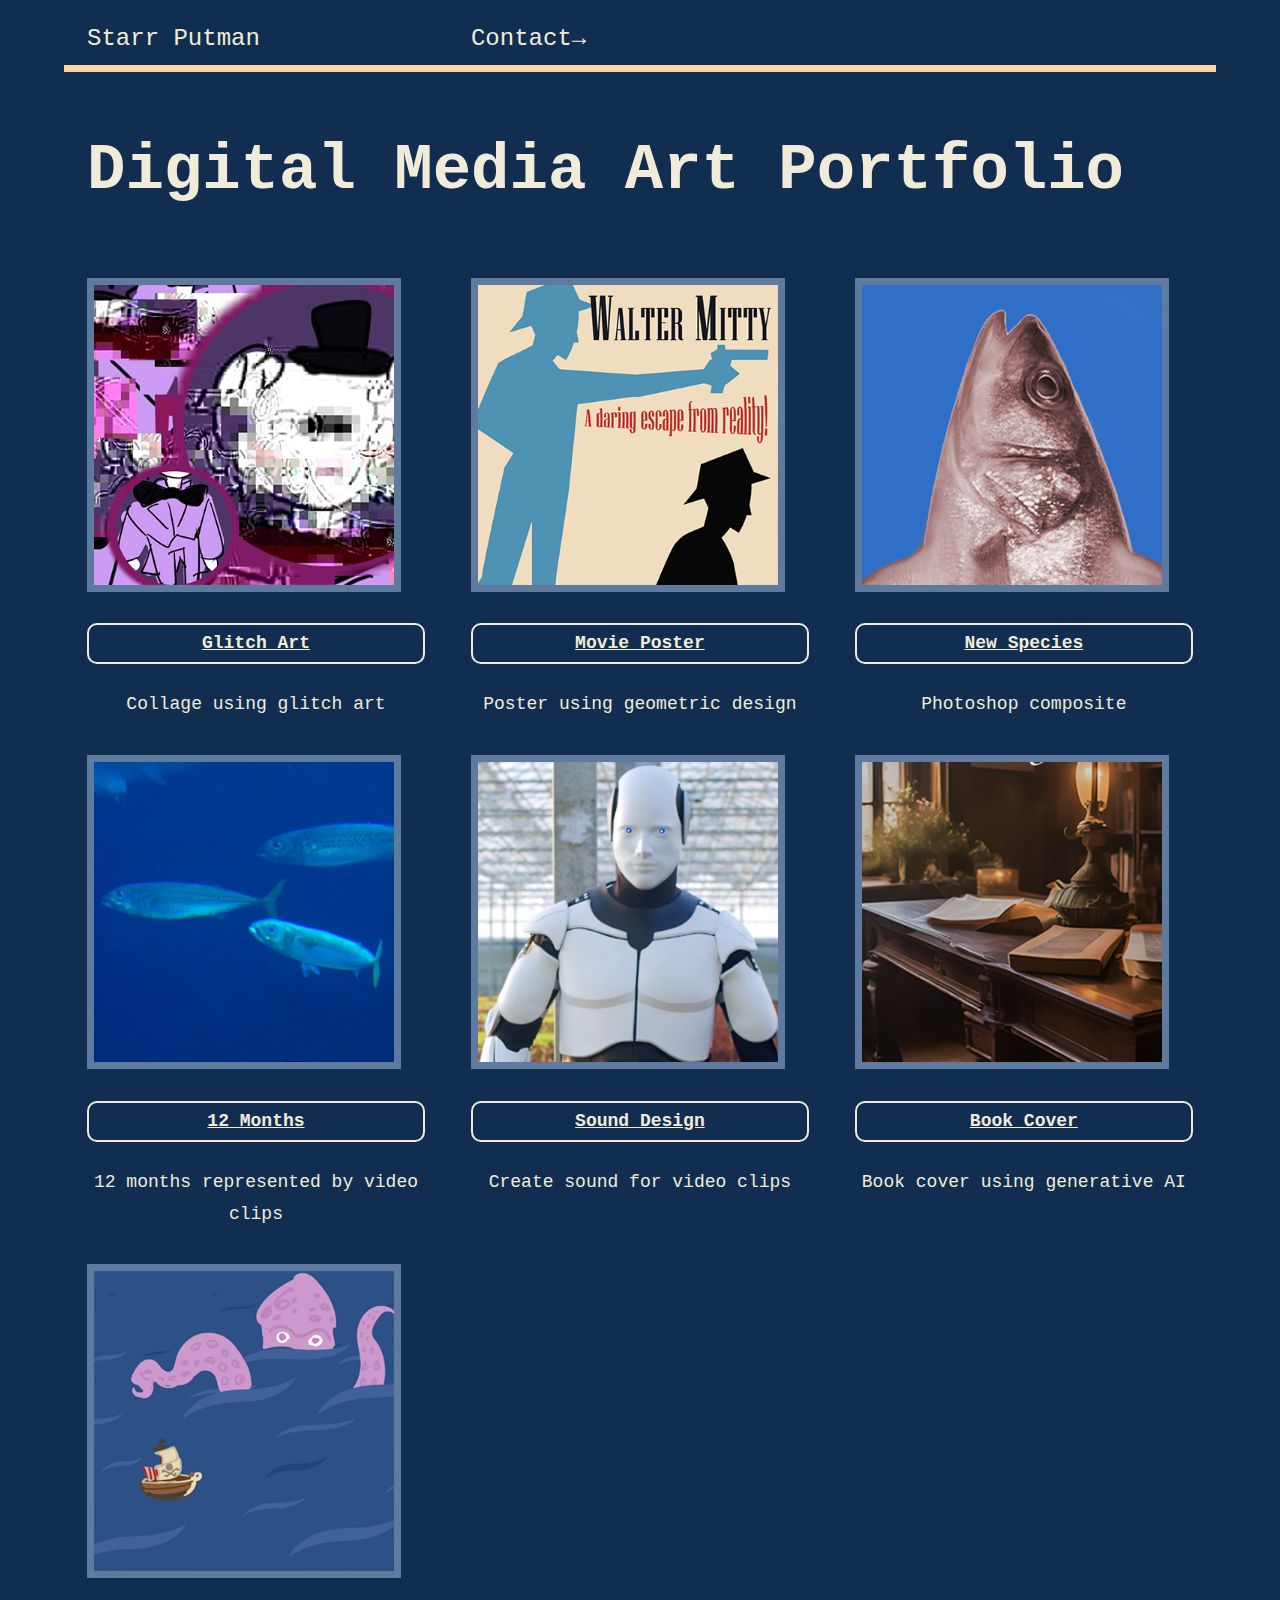
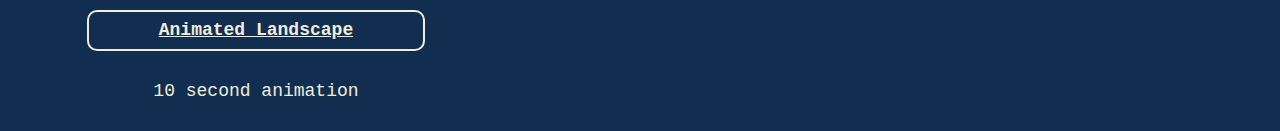
<file: index.html>
<!DOCTYPE html>
<html lang="en">
<head>
    <meta charset="UTF-8">
    <meta http-equiv="X-UA-Compatible" content="IE=edge">
    <meta name="viewport" content="width=device-width, initial-scale=1.0">
    <title>Starr Putman</title>
    <link rel="stylesheet" href="styles/simple-grid.css">
    <link rel="stylesheet" href="styles/main.css">
</head>
<body>
    <div class="container">
        <div class="row nav_bar">
            <div class="col-4">
                <a href="index.html">Starr Putman</a>
            </div>

            <div class="col-4">
                <a href="mailto:starrbee13@gmail.com">Contact&#8594;</a>
            
            </div>
        </div>

        <div class="row">
            <div class="col-12">
                <h1 id="title_name">Digital Media Art Portfolio</h1>
            </div>
        </div>
        <div class="row">
          <div class="col-4">
            <a href="project1.html">
                <div class="project_card">
                    <a href="project1.html"><img class="homepage_project_image" src="images/TN1.png"/></a>
                    <h4 class="project_card_name"><a href="project1.html">Glitch Art</a></h4>
                    <p class="project_card_about">Collage using glitch art</p>
                </div>
            </a>
          

          </div>
          <div class="col-4">
            <div class="project_card">
                <a href="project2.html"><img class="homepage_project_image" src="images/TN2.png"/></a>
                <h4 class="project_card_name"><a href="project2.html">Movie Poster</a></h4>
                <p class="project_card_about">Poster using geometric design</p>
            </div>
          </div>
          <div class="col-4">
            <div class="project_card">
                <a href="project3.html"><img class="homepage_project_image" src="images/TN3.png"/></a>
                <h4 class="project_card_name"><a href="project3.html">New Species</a></h4>
                <p class="project_card_about">Photoshop composite</p>
            </div>
          </div>
        </div>
        <div class="row">
            <div class="col-4">
              <a href="project4.html">
                  <div class="project_card">
                      <a href="project4.html"><img class="homepage_project_image" src="images/TN4.png"/></a>
                      <h4 class="project_card_name"><a href="project4.html">12 Months</a></h4>
                      <p class="project_card_about">12 months represented by video clips</p>
                  </div>
              </a>
            
  
            </div>
            <div class="col-4">
              <div class="project_card">
                  <a href="project5.html"><img class="homepage_project_image" src="images/TN5.png"/></a>
                  <h4 class="project_card_name"><a href="project5.html">Sound Design</a></h4>
                  <p class="project_card_about">Create sound for video clips</p>
              </div>
            </div>
            <div class="col-4">
              <div class="project_card">
                  <a href="project6.html"><img class="homepage_project_image" src="images/TN6.png"/></a>
                  <h4 class="project_card_name"><a href="project6.html">Book Cover</a></h4>
                  <p class="project_card_about">Book cover using generative AI</p>
              </div>
            </div>
          </div>
          <div class="row">
            <div class="col-4">
              <a href="project7.html">
                  <div class="project_card">
                      <a href="project7.html"><img class="homepage_project_image" src="images/TN7.png"/></a>
                      <h4 class="project_card_name"><a href="project7.html">Animated Landscape</a></h4>
                      <p class="project_card_about">10 second animation</p>
                  </div>
              </a>
          </div>
      </div>




   
</body>
</html>
</file>
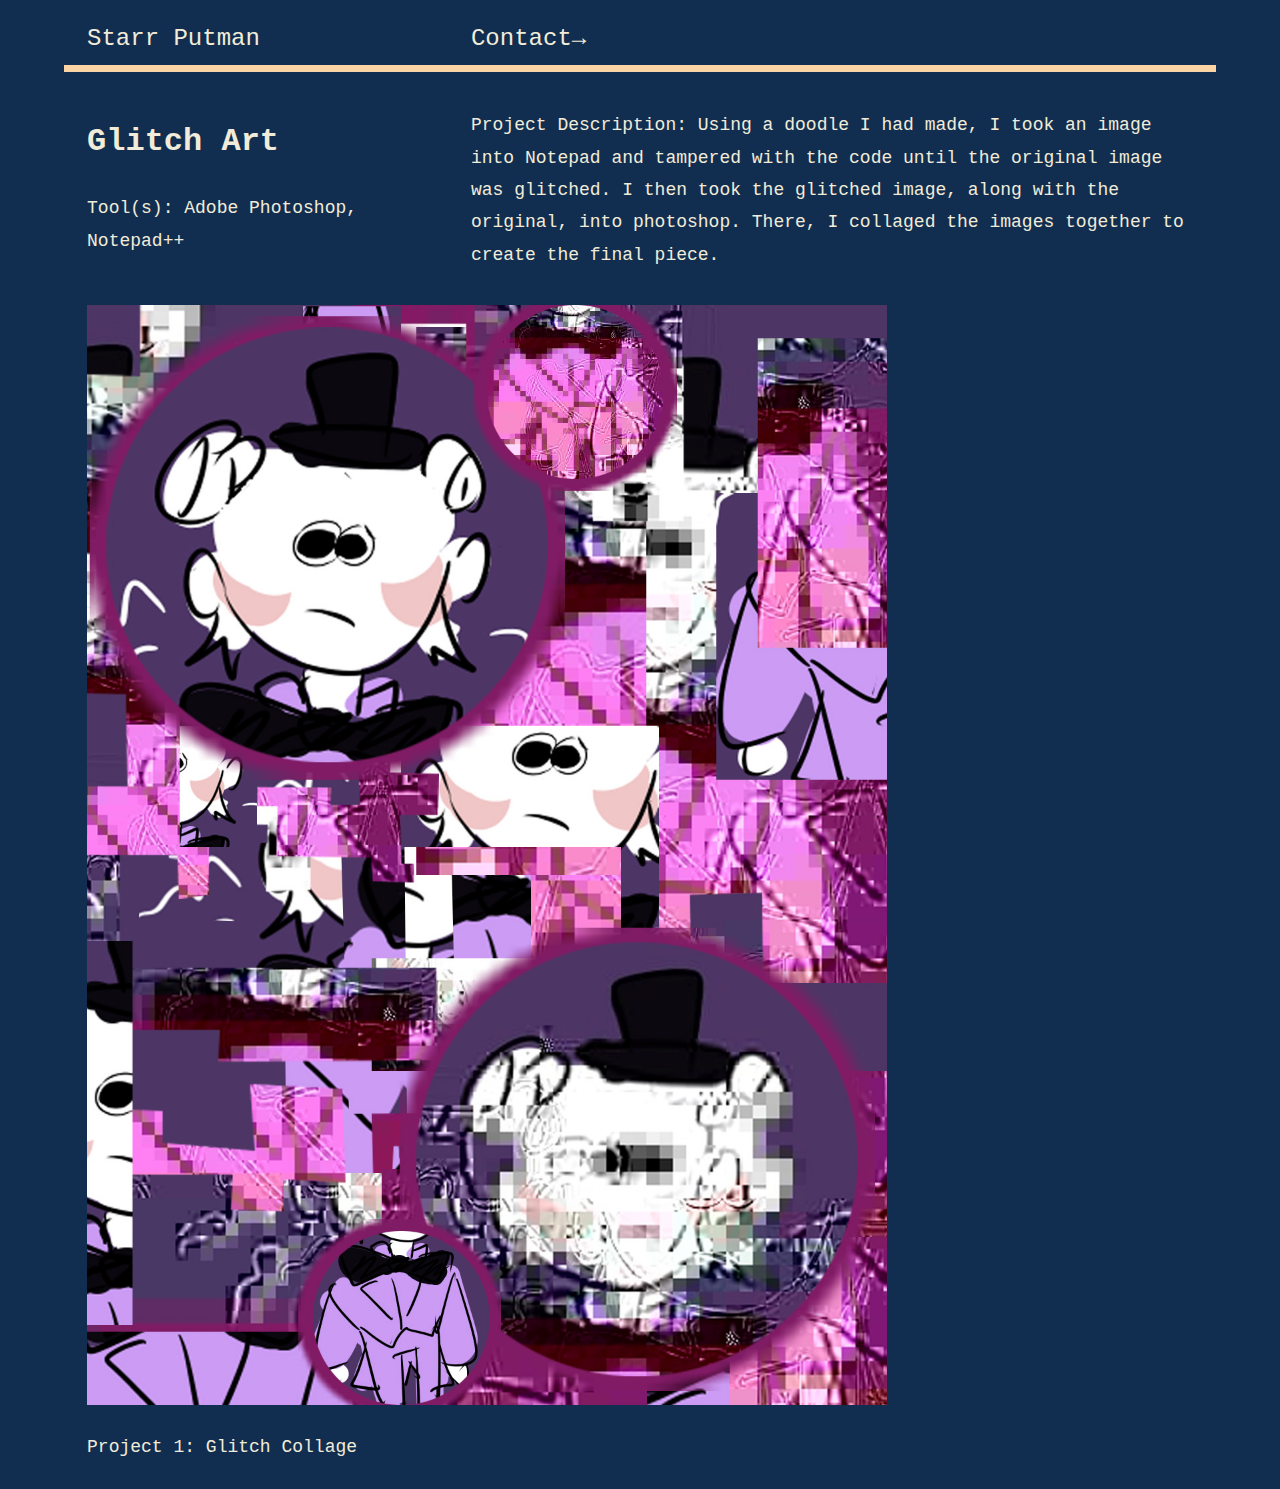
<file: project1.html>
<!DOCTYPE html>
<html lang="en">
<head>
    <meta charset="UTF-8">
    <meta http-equiv="X-UA-Compatible" content="IE=edge">
    <meta name="viewport" content="width=device-width, initial-scale=1.0">
    <title>Starr Putman</title>
    <link rel="stylesheet" href="styles/simple-grid.css">
    <link rel="stylesheet" href="styles/main.css">
</head>
<body>
    <div class="container">
        <div class="row nav_bar">
            <div class="col-4">
                <a href="index.html">Starr Putman</a>
            </div>

            <div class="col-4">
                <a href="mailto:starrbee13@gmail.com">Contact&#8594;
                </a>
            </div>
        </div>


        <div class="row project_page_description">
            <div class="col-4">
                <h2>Glitch Art</h2>
                <p class="project_tools">Tool(s): Adobe Photoshop, Notepad++</p>
            </div>
            <div class="col-8">
                <p>Project Description: Using a doodle I had made, I took an image into Notepad and tampered with the code until the original image was glitched. I then took the glitched image, along with the original, into photoshop. There, I collaged the images together to create the final piece. </p>
            </div>
      </div>
        <div class="row">
            <div class="col-12">
                <img src="images/glitch art.jpg" width="800" height="1100"/>
                <p>Project 1: Glitch Collage</p>
            </div>
        </div>
        </div>
    </body>
</html>
</file>
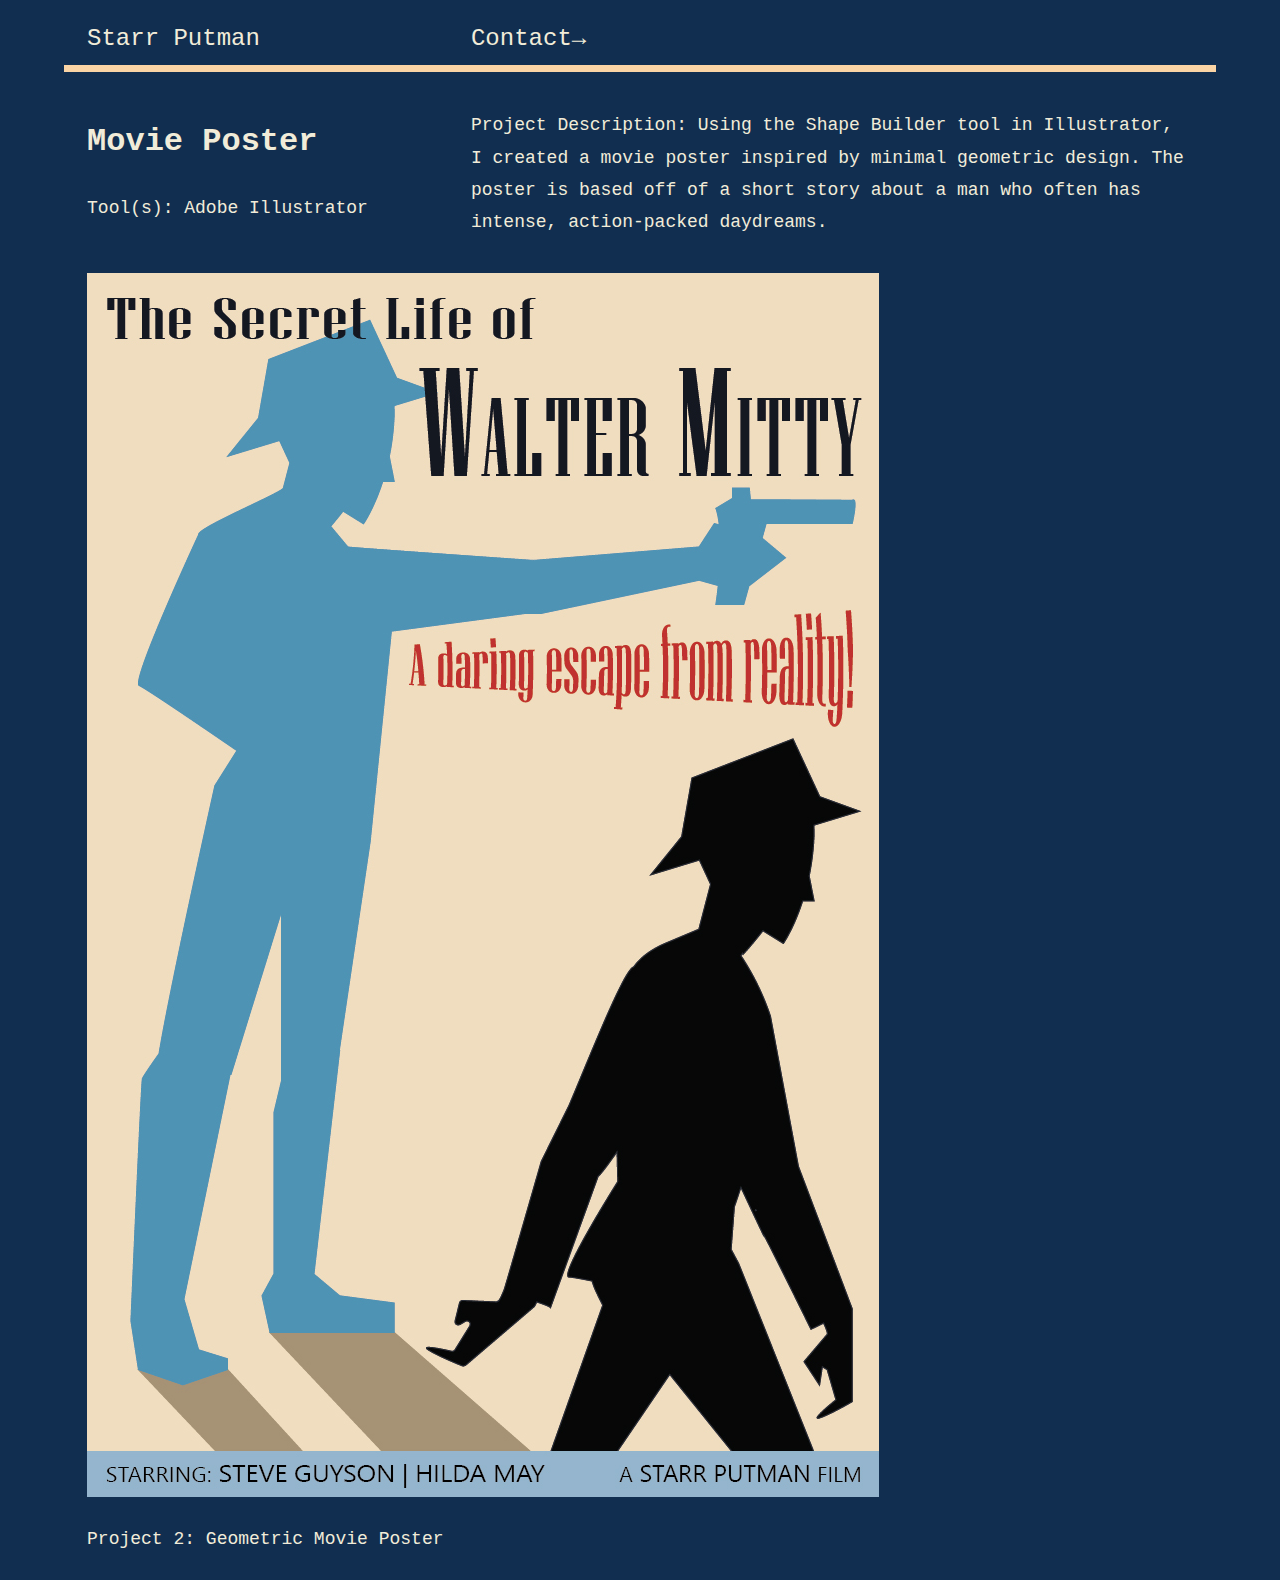
<file: project2.html>
<!DOCTYPE html>
<html lang="en">
<head>
    <meta charset="UTF-8">
    <meta http-equiv="X-UA-Compatible" content="IE=edge">
    <meta name="viewport" content="width=device-width, initial-scale=1.0">
    <title>Starr Putman</title>
    <link rel="stylesheet" href="styles/simple-grid.css">
    <link rel="stylesheet" href="styles/main.css">
</head>
<body>
    <div class="container">
        <div class="row nav_bar">
            <div class="col-4">
                <a href="index.html">Starr Putman</a>
            </div>

            <div class="col-4">
                <a href="mailto:starrbee13@gmail.com">Contact&#8594;
                </a>
            </div>
        </div>


        <div class="row project_page_description">
            <div class="col-4">
                <h2>Movie Poster</h2>
                <p class="project_tools">Tool(s): Adobe Illustrator</p>
            </div>
            <div class="col-8">
                <p>Project Description: Using the Shape Builder tool in Illustrator, I created a movie poster inspired by minimal geometric design. The poster is based off of a short story about a man who often has intense, action-packed daydreams. </p>
            </div>
      </div>
        <div class="row">
            <div class="col-12">
                <img src="images/movie poster.jpg"/>
                <p>Project 2: Geometric Movie Poster</p>
            </div>
        </div>
        </div>
    </body>
</html>
</file>
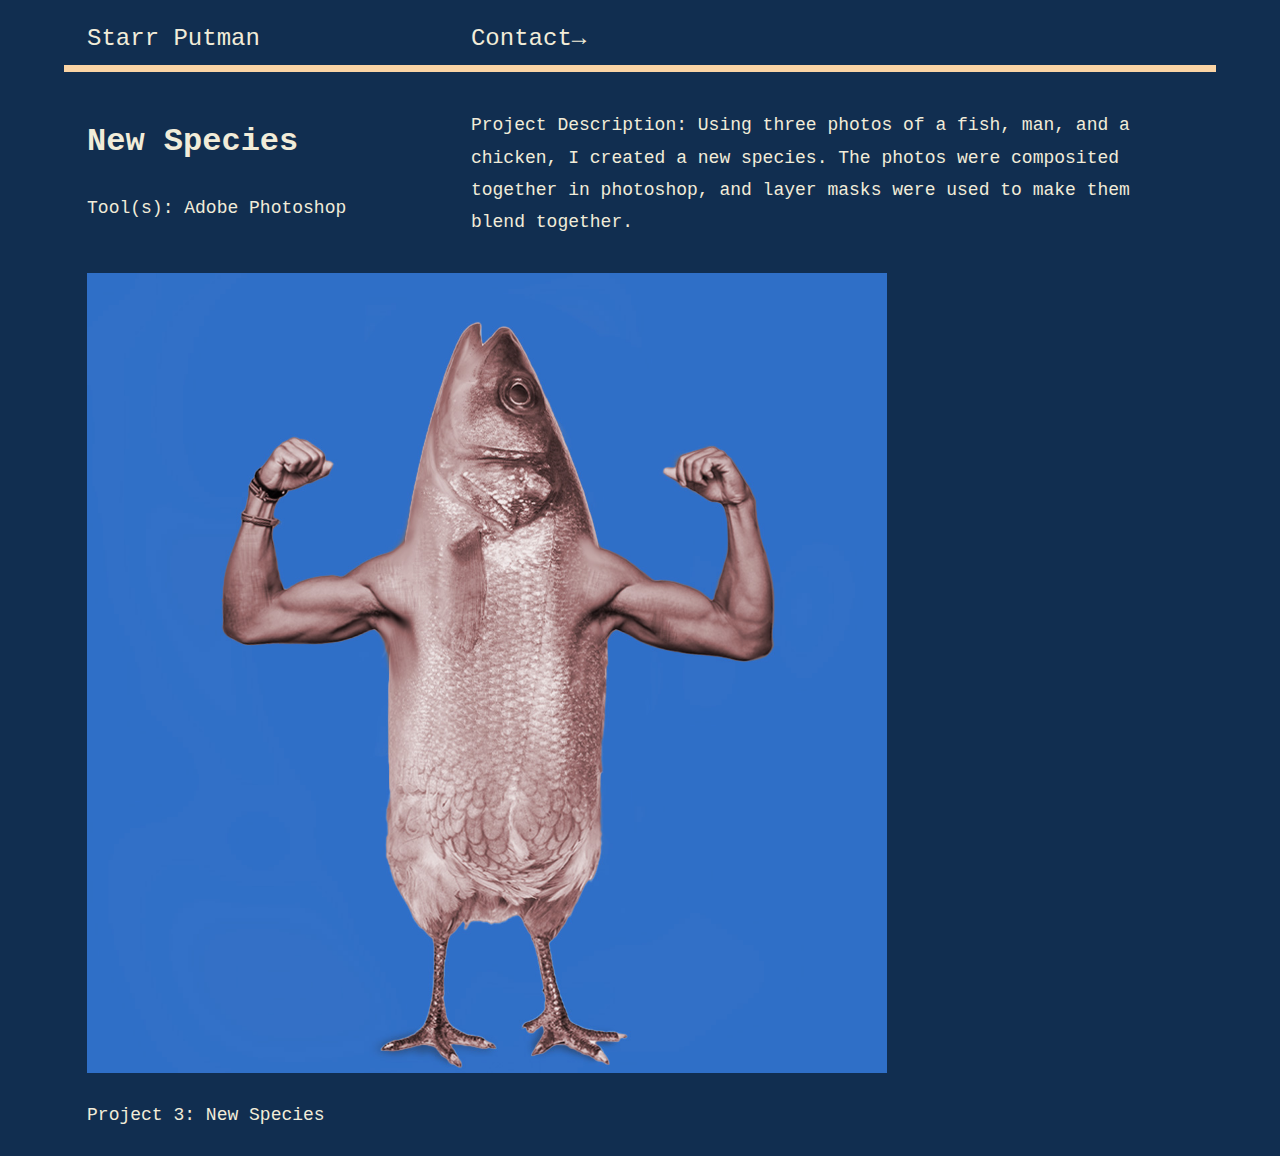
<file: project3.html>
<!DOCTYPE html>
<html lang="en">
<head>
    <meta charset="UTF-8">
    <meta http-equiv="X-UA-Compatible" content="IE=edge">
    <meta name="viewport" content="width=device-width, initial-scale=1.0">
    <title>Starr Putman</title>
    <link rel="stylesheet" href="styles/simple-grid.css">
    <link rel="stylesheet" href="styles/main.css">
</head>
<body>
    <div class="container">
        <div class="row nav_bar">
            <div class="col-4">
                <a href="index.html">Starr Putman</a>
            </div>

            <div class="col-4">
                <a href="mailto:starrbee13@gmail.com">Contact&#8594;
                </a>
            </div>
        </div>


        <div class="row project_page_description">
            <div class="col-4">
                <h2>New Species</h2>
                <p class="project_tools">Tool(s): Adobe Photoshop</p>
            </div>
            <div class="col-8">
                <p>Project Description: Using three photos of a fish, man, and a chicken, I created a new species. The photos were composited together in photoshop, and layer masks were used to make them blend together. </p>
            </div>
      </div>
        <div class="row">
            <div class="col-12">
                <img src="images/new species.jpg"width="800" height="800"/>
                <p>Project 3: New Species</p>
            </div>
        </div>
        </div>
    </body>
</html>
</file>
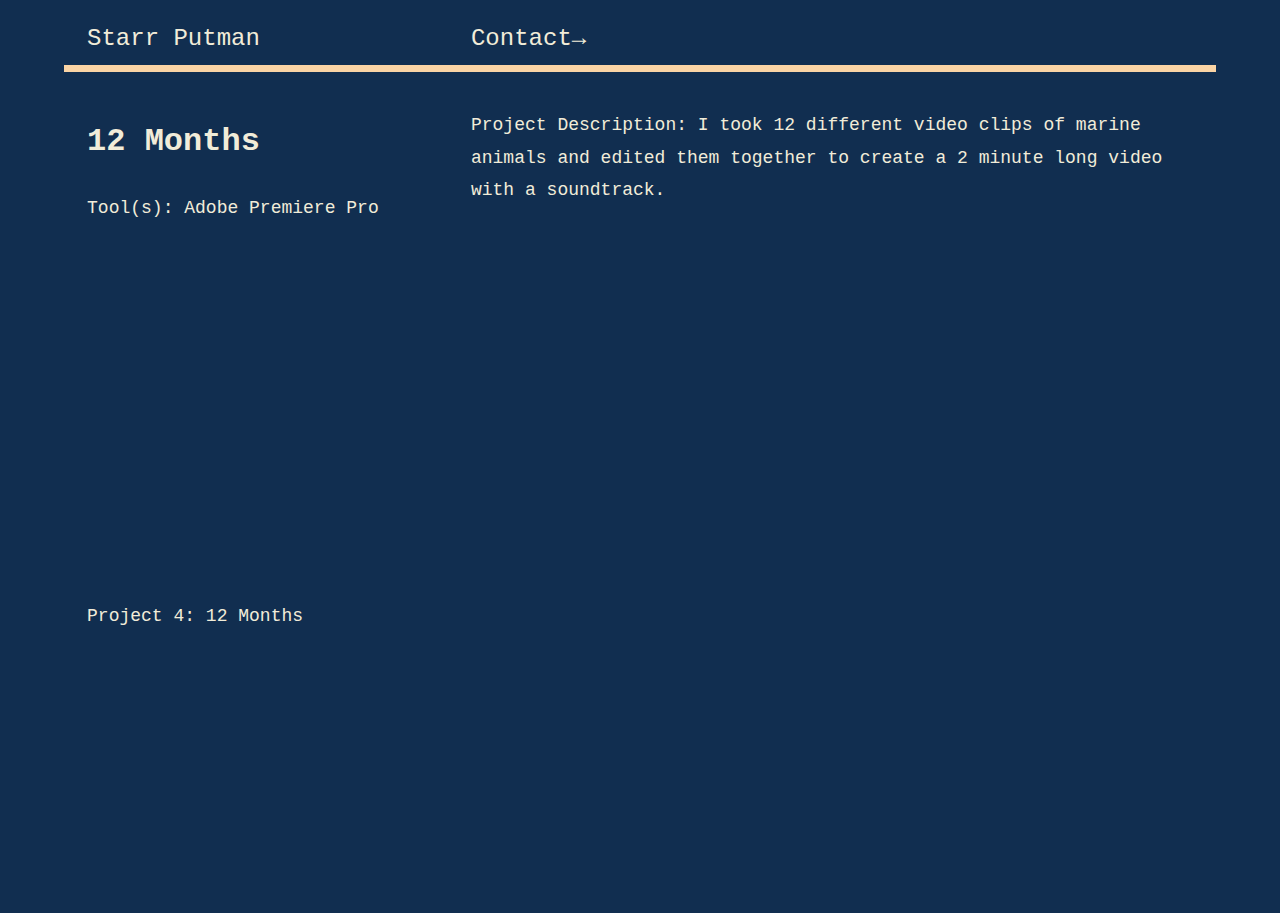
<file: project4.html>
<!DOCTYPE html>
<html lang="en">
<head>
    <meta charset="UTF-8">
    <meta http-equiv="X-UA-Compatible" content="IE=edge">
    <meta name="viewport" content="width=device-width, initial-scale=1.0">
    <title>Starr Putman</title>
    <link rel="stylesheet" href="styles/simple-grid.css">
    <link rel="stylesheet" href="styles/main.css">
</head>
<body>
    <div class="container">
        <div class="row nav_bar">
            <div class="col-4">
                <a href="index.html">Starr Putman</a>
            </div>

            <div class="col-4">
                <a href="mailto:starrbee13@gmail.com">Contact&#8594;
                </a>
            </div>
        </div>


        <div class="row project_page_description">
            <div class="col-4">
                <h2>12 Months</h2>
                <p class="project_tools">Tool(s): Adobe Premiere Pro</p>
            </div>
            <div class="col-8">
                <p>Project Description: I took 12 different video clips of marine animals and edited them together to create a 2 minute long video with a soundtrack. </p>
            </div>
      </div>
        <div class="row">
            <div class="col-12">
                <iframe width="560" height="315" src="https://www.youtube.com/embed/F_z5sJz9Jhk?si=ntDdCCaFiIWfCYJV" title="YouTube video player" frameborder="0" allow="accelerometer; autoplay; clipboard-write; encrypted-media; gyroscope; picture-in-picture; web-share" allowfullscreen></iframe>
                <p>Project 4: 12 Months</p>
            </div>
        </div>
        </div>
    </body>
</html>
</file>
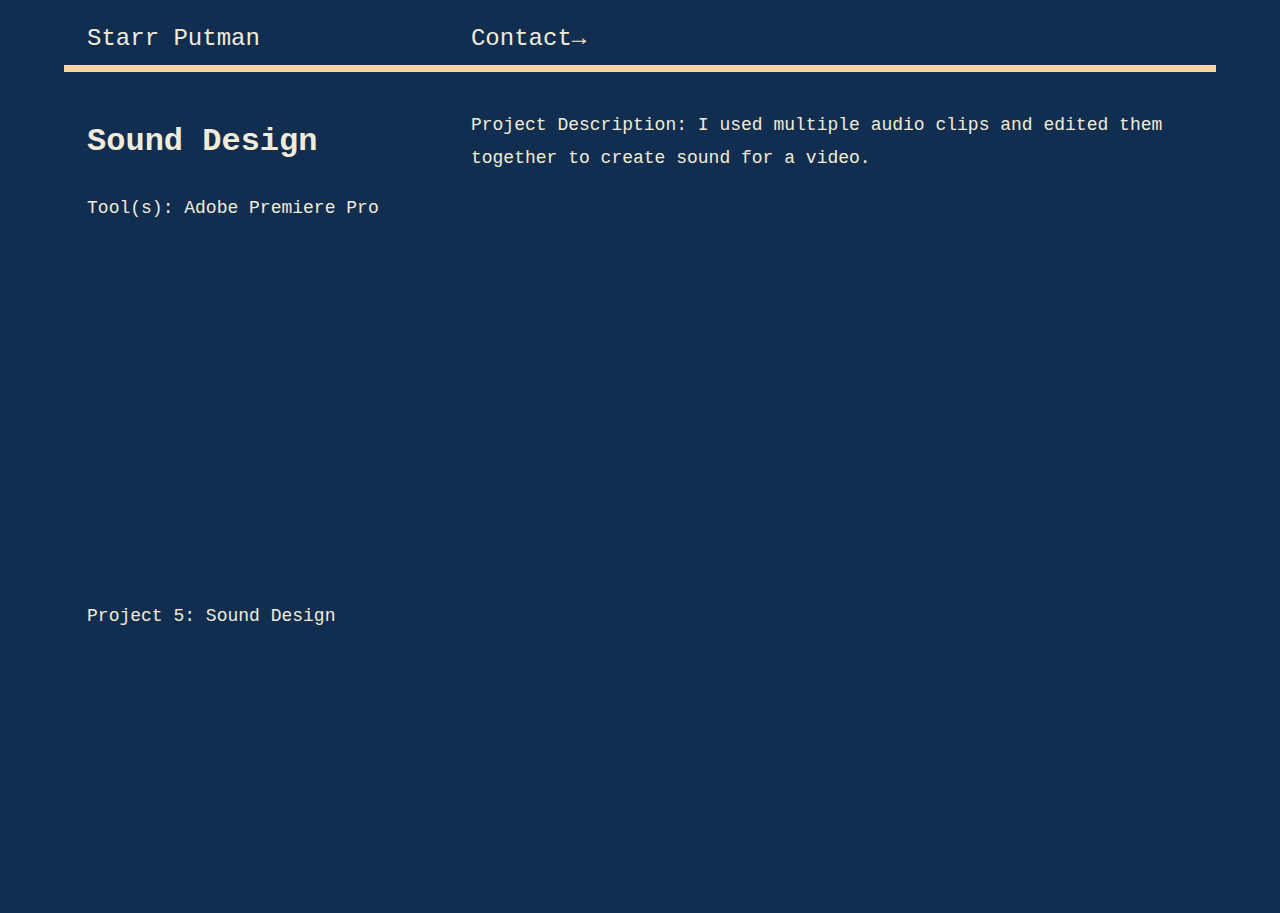
<file: project5.html>
<!DOCTYPE html>
<html lang="en">
<head>
    <meta charset="UTF-8">
    <meta http-equiv="X-UA-Compatible" content="IE=edge">
    <meta name="viewport" content="width=device-width, initial-scale=1.0">
    <title>Starr Putman</title>
    <link rel="stylesheet" href="styles/simple-grid.css">
    <link rel="stylesheet" href="styles/main.css">
</head>
<body>
    <div class="container">
        <div class="row nav_bar">
            <div class="col-4">
                <a href="index.html">Starr Putman</a>
            </div>

            <div class="col-4">
                <a href="mailto:starrbee13@gmail.com">Contact&#8594;
                </a>
            </div>
        </div>


        <div class="row project_page_description">
            <div class="col-4">
                <h2>Sound Design</h2>
                <p class="project_tools">Tool(s): Adobe Premiere Pro</p>
            </div>
            <div class="col-8">
                <p>Project Description: I used multiple audio clips and edited them together to create sound for a video.  </p>
            </div>
      </div>
        <div class="row">
            <div class="col-12">
                <iframe width="560" height="315" src="https://www.youtube.com/embed/pzyV8YS_PFA?si=9lIogChLsBb0tLgJ" title="YouTube video player" frameborder="0" allow="accelerometer; autoplay; clipboard-write; encrypted-media; gyroscope; picture-in-picture; web-share" allowfullscreen></iframe>
                <p>Project 5: Sound Design</p>
            </div>
        </div>
        </div>
    </body>
</html>
</file>
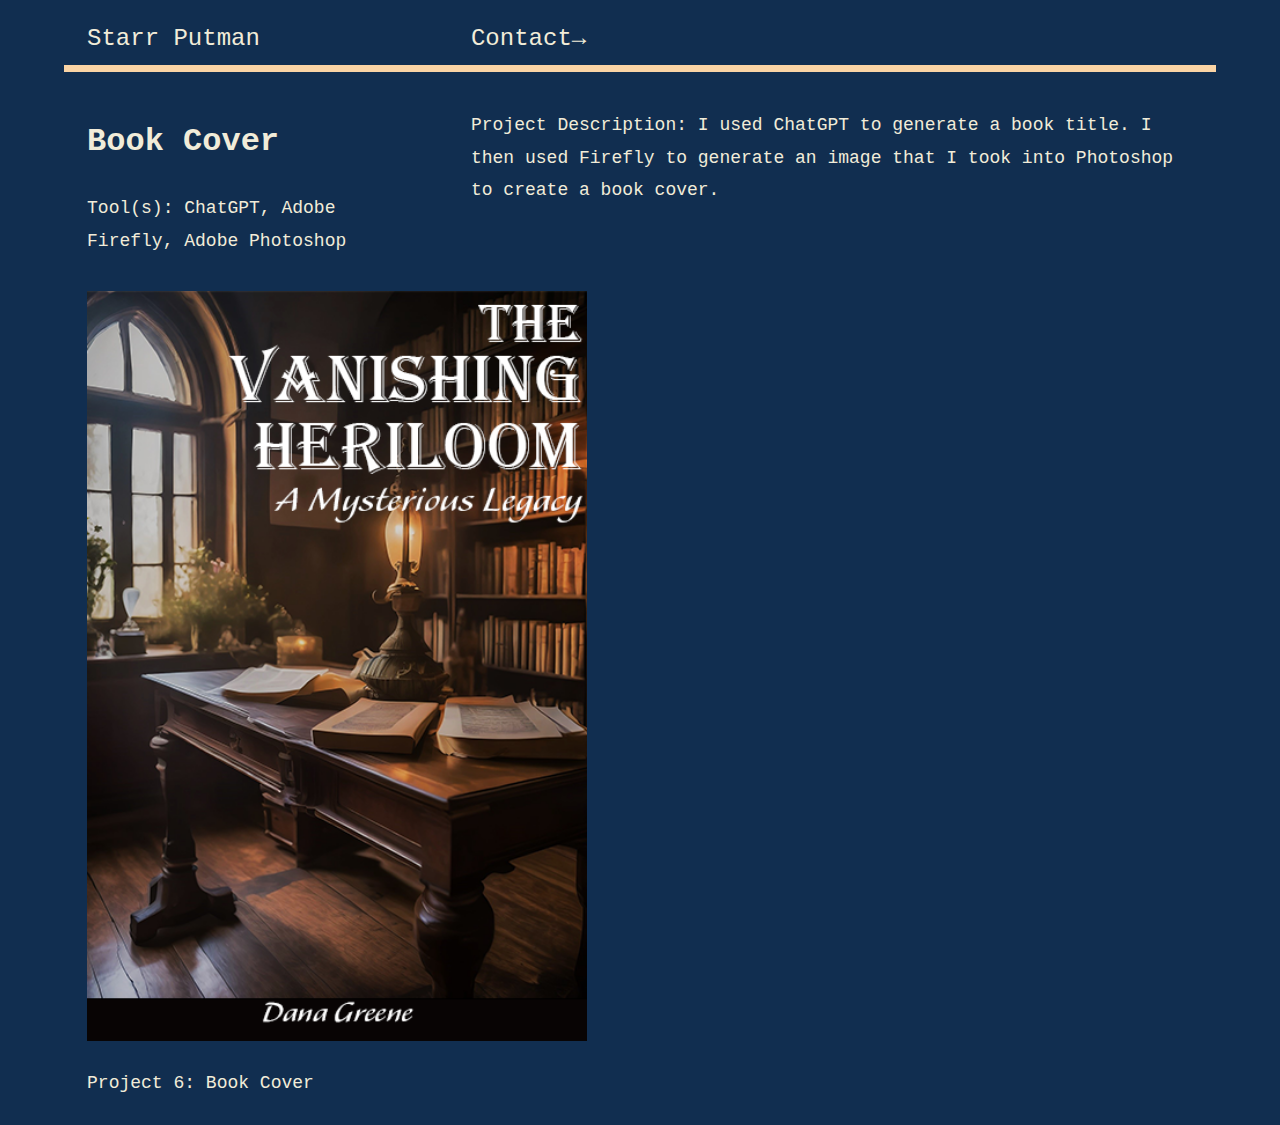
<file: project6.html>
<!DOCTYPE html>
<html lang="en">
<head>
    <meta charset="UTF-8">
    <meta http-equiv="X-UA-Compatible" content="IE=edge">
    <meta name="viewport" content="width=device-width, initial-scale=1.0">
    <title>Starr Putman</title>
    <link rel="stylesheet" href="styles/simple-grid.css">
    <link rel="stylesheet" href="styles/main.css">
</head>
<body>
    <div class="container">
        <div class="row nav_bar">
            <div class="col-4">
                <a href="index.html">Starr Putman</a>
            </div>

            <div class="col-4">
                <a href="mailto:starrbee13@gmail.com">Contact&#8594;
                </a>
            </div>
        </div>


        <div class="row project_page_description">
            <div class="col-4">
                <h2>Book Cover</h2>
                <p class="project_tools">Tool(s): ChatGPT, Adobe Firefly, Adobe Photoshop </p>
            </div>
            <div class="col-8">
                <p>Project Description: I used ChatGPT to generate a book title. I then used Firefly to generate an image that I took into Photoshop to create a book cover.</p>
            </div>
      </div>
        <div class="row">
            <div class="col-12">
                <img src="images/book cover.png"width="500" height="750"/>
                <p>Project 6: Book Cover</p>
            </div>
        </div>
        </div>
    </body>
</html>
</file>
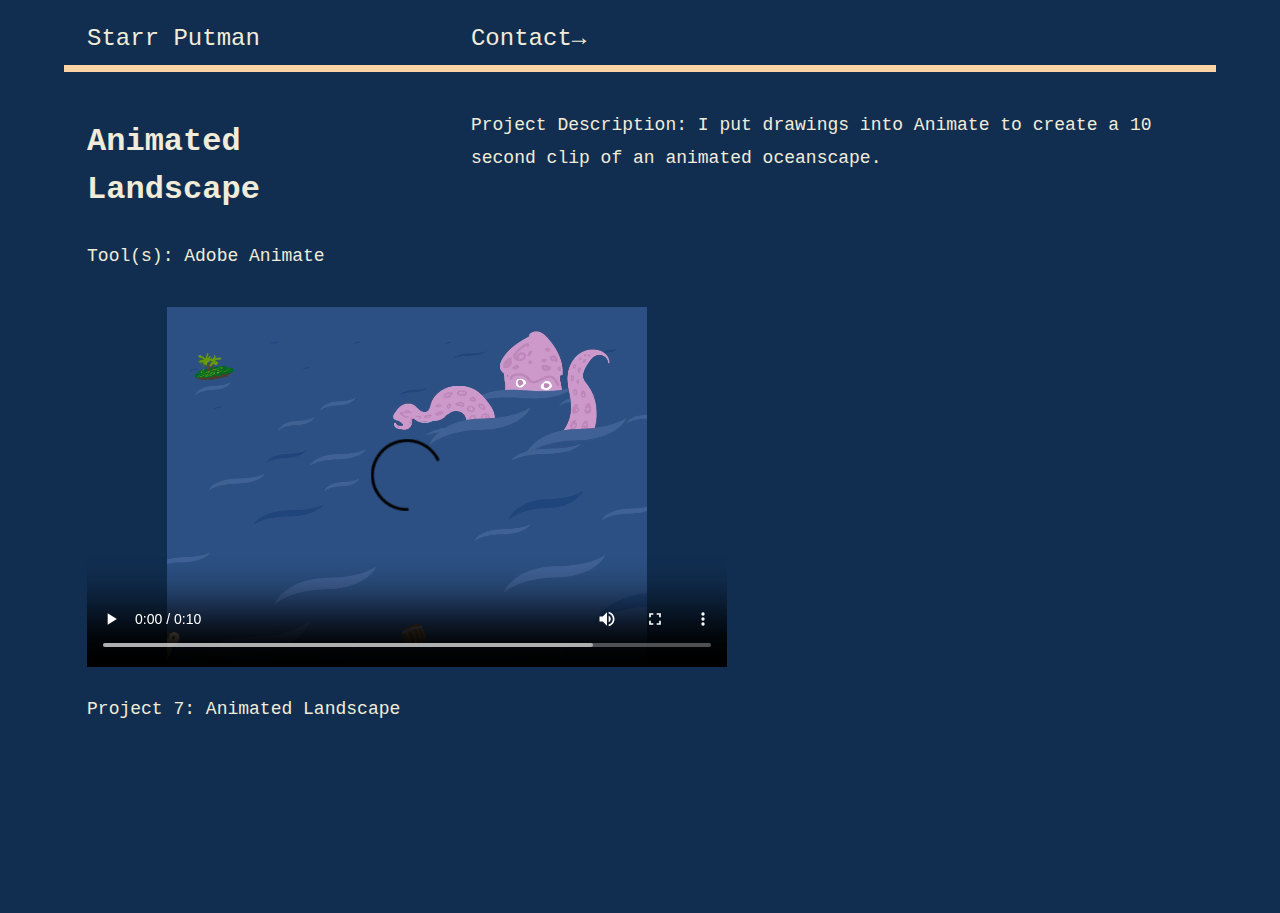
<file: project7.html>
<!DOCTYPE html>
<html lang="en">
<head>
    <meta charset="UTF-8">
    <meta http-equiv="X-UA-Compatible" content="IE=edge">
    <meta name="viewport" content="width=device-width, initial-scale=1.0">
    <title>Starr Putman</title>
    <link rel="stylesheet" href="styles/simple-grid.css">
    <link rel="stylesheet" href="styles/main.css">
</head>
<body>
    <div class="container">
        <div class="row nav_bar">
            <div class="col-4">
                <a href="index.html">Starr Putman</a>
            </div>

            <div class="col-4">
                <a href="mailto:starrbee13@gmail.com">Contact&#8594;
                </a>
            </div>
        </div>


        <div class="row project_page_description">
            <div class="col-4">
                <h2>Animated Landscape</h2>
                <p class="project_tools">Tool(s): Adobe Animate</p>
            </div>
            <div class="col-8">
                <p>Project Description: I put drawings into Animate to create a 10 second clip of an animated oceanscape. </p>
            </div>
      </div>
        <div class="row">
            <div class="col-12">
                <video width="640" height="360" controls>
                    <source src="images/animated landscape.mp4" type="video/mp4">
                    Your browser does not support the video tag.
                </video>
                <p>Project 7: Animated Landscape</p>
            </div>
        </div>
        </div>
    </body>
</html>
</file>
<file: styles/simple-grid.css>
/**
*** SIMPLE GRID
*** (C) ZACH COLE 2016
**/

@import url(https://fonts.googleapis.com/css?family=Lato:400,300,300italic,400italic,700,700italic);

/* UNIVERSAL */

html,
body {
  height: 100%;
  width: 100%;
  margin: 0;
  padding: 0;
  left: 0;
  top: 0;
  font-size: 100%;
  background-image: src="background.png";
  background-color: #112E50;
  
}

/* ROOT FONT STYLES */

* {
  font-family: 'Lucidia Console', Monaco, monospace;
  color: #F1ECD9;
  line-height: 1.5;
}

/* TYPOGRAPHY */

h1 {
  font-size: 2.5rem;
}

h2 {
  font-size: 2rem;
}

h3 {
  font-size: 1.375rem;
}

h4 {
  font-size: 1.125rem;
}

h5 {
  font-size: 1rem;
}

h6 {
  font-size: 0.875rem;
}

p {
  font-size: 1.125rem;
  font-weight: 200;
  line-height: 1.8;
}

.font-light {
  font-weight: 300;
}

.font-regular {
  font-weight: 400;
}

.font-heavy {
  font-weight: 700;
}

/* POSITIONING */

.left {
  text-align: left;
}

.right {
  text-align: right;
}

.center {
  text-align: center;
  margin-left: auto;
  margin-right: auto;
}

.justify {
  text-align: justify;
}

/* ==== GRID SYSTEM ==== */

.container {
  width: 90%;
  margin-left: auto;
  margin-right: auto;
}

.row {
  position: relative;
  width: 100%;
}

.row [class^="col"] {
  float: left;
  margin: 0.5rem 2%;
  min-height: 0.125rem;
}

.col-1,
.col-2,
.col-3,
.col-4,
.col-5,
.col-6,
.col-7,
.col-8,
.col-9,
.col-10,
.col-11,
.col-12 {
  width: 96%;
}

.col-1-sm {
  width: 4.33%;
}

.col-2-sm {
  width: 12.66%;
}

.col-3-sm {
  width: 21%;
}

.col-4-sm {
  width: 29.33%;
}

.col-5-sm {
  width: 37.66%;
}

.col-6-sm {
  width: 46%;
}

.col-7-sm {
  width: 54.33%;
}

.col-8-sm {
  width: 62.66%;
}

.col-9-sm {
  width: 71%;
}

.col-10-sm {
  width: 79.33%;
}

.col-11-sm {
  width: 87.66%;
}

.col-12-sm {
  width: 96%;
}

.row::after {
	content: "";
	display: table;
	clear: both;
}

.hidden-sm {
  display: none;
}

@media only screen and (min-width: 33.75em) {  /* 540px */
  .container {
    width: 80%;
  }
}

@media only screen and (min-width: 45em) {  /* 720px */
  .col-1 {
    width: 4.33%;
  }

  .col-2 {
    width: 12.66%;
  }

  .col-3 {
    width: 21%;
  }

  .col-4 {
    width: 29.33%;
  }

  .col-5 {
    width: 37.66%;
  }

  .col-6 {
    width: 46%;
  }

  .col-7 {
    width: 54.33%;
  }

  .col-8 {
    width: 62.66%;
  }

  .col-9 {
    width: 71%;
  }

  .col-10 {
    width: 79.33%;
  }

  .col-11 {
    width: 87.66%;
  }

  .col-12 {
    width: 96%;
  }

  .hidden-sm {
    display: block;
  }
}

@media only screen and (min-width: 60em) { /* 960px */
  .container {
    width: 90%;
    margin-top: 1%;
    /* max-width: 60rem; */
  }
}

.container {
  margin-top: 1%;
}
</file>
<file: styles/main.css>
.nav_bar {
    border-bottom: 7px solid #FAD4A5
}

.nav_bar a {
    font-size: 24px;
    text-decoration: none;

}

#title_name {
    font-size: 4rem;
    
}

.homepage_project_image {
    align-content: center;
    max-width: 300px;
    padding: 7px;
    background-color: #5E7A9F;

}
.project_card_name  {
    text-align: center;
    border-radius: 10px;
    border: 2px solid #F1ECD9;
    padding: 5px;
}

.project_card_about {
    text-align: center;
}

.project_page_description {
    margin-top: 1%;
}
</file>
